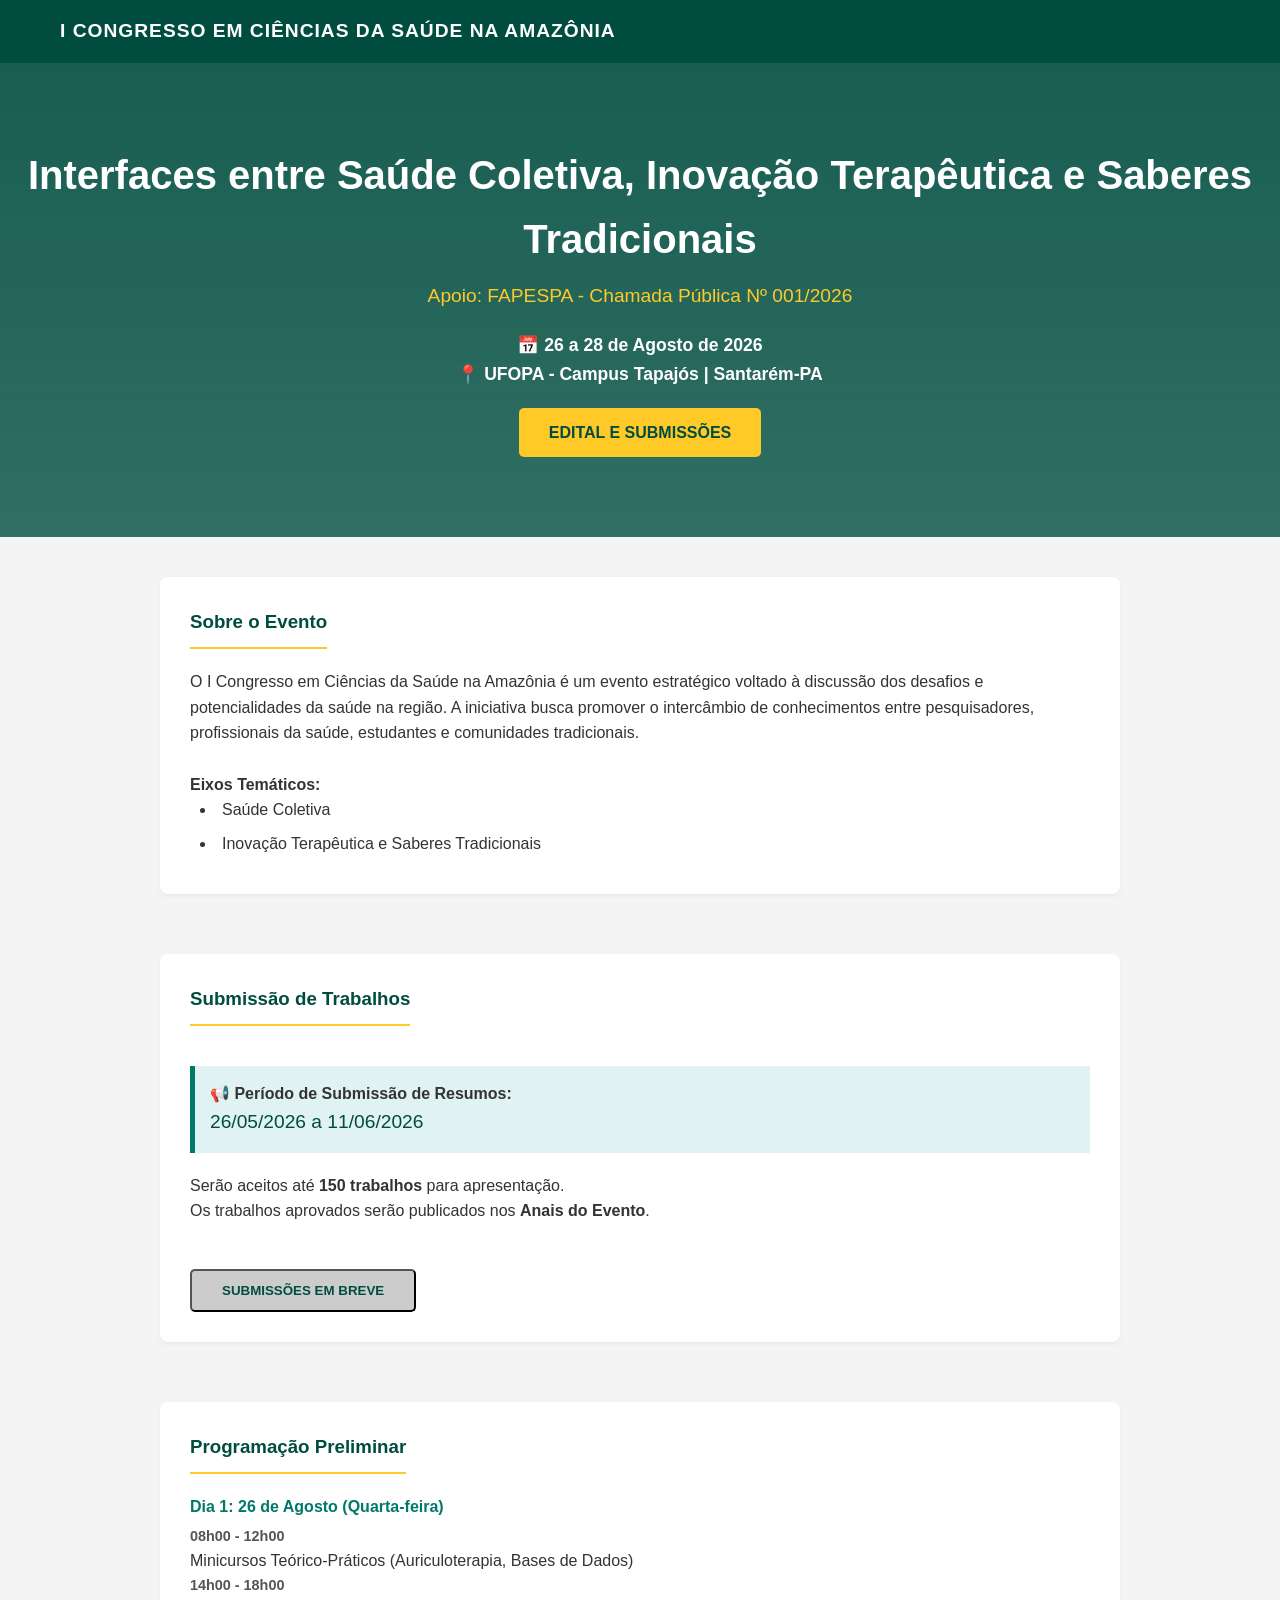
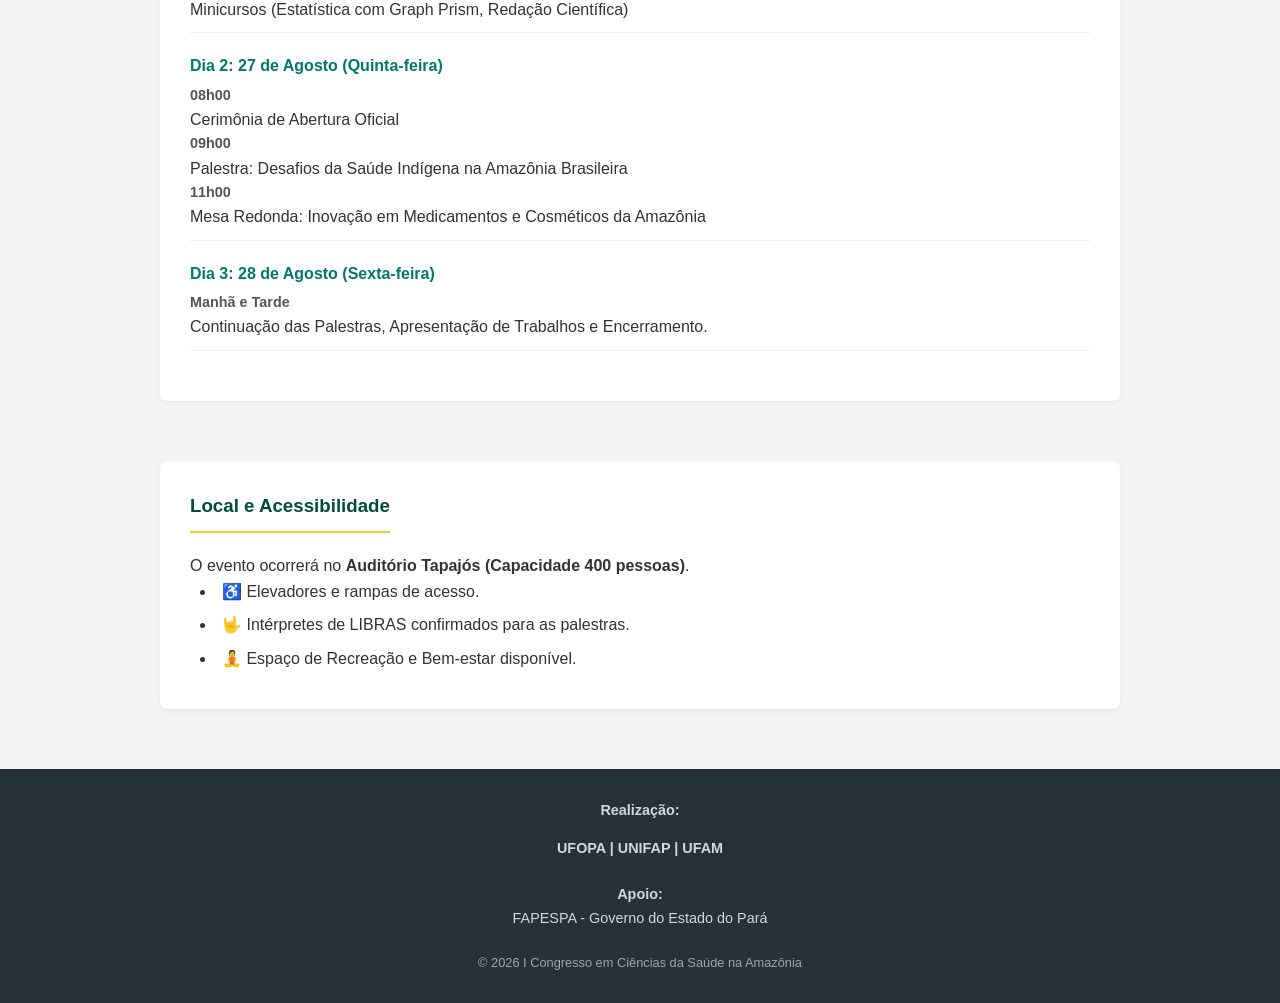
<file: Index.html>
<!DOCTYPE html>
<html lang="pt-BR">
<head>
    <meta charset="UTF-8">
    <meta name="viewport" content="width=device-width, initial-scale=1.0">
    <title>I Congresso em Ciências da Saúde na Amazônia - UFOPA</title>
    <style>
        /* Estilos Gerais (Reset e Tipografia) */
        :root {
            --primary: #004d40; /* Verde Amazônia */
            --secondary: #00796b; /* Verde Claro */
            --accent: #ffca28; /* Amarelo Ouro */
            --text: #333;
            --light: #f4f4f4;
            --white: #ffffff;
        }
        * { box-sizing: border-box; margin: 0; padding: 0; }
        body { font-family: 'Segoe UI', Tahoma, Geneva, Verdana, sans-serif; line-height: 1.6; color: var(--text); background-color: var(--light); }
        
        /* Cabeçalho */
        header { background-color: var(--primary); color: var(--white); padding: 1rem 0; text-align: center; }
        .nav-container { max-width: 1200px; margin: 0 auto; padding: 0 20px; display: flex; justify-content: space-between; align-items: center; flex-wrap: wrap; }
        .logo-text { font-size: 1.2rem; font-weight: bold; text-transform: uppercase; letter-spacing: 1px; }
        
        /* Hero Section (Destaque) */
        .hero {
            background: linear-gradient(rgba(0, 77, 64, 0.9), rgba(0, 77, 64, 0.8)), url('https://source.unsplash.com/1600x900/?amazon,river,nature') no-repeat center center/cover;
            color: var(--white);
            padding: 80px 20px;
            text-align: center;
        }
        .hero h1 { font-size: 2.5rem; margin-bottom: 10px; }
        .hero h2 { font-size: 1.2rem; font-weight: 300; margin-bottom: 20px; color: var(--accent); }
        .hero .date-location { font-size: 1.1rem; margin-top: 20px; font-weight: bold; }
        .btn {
            display: inline-block;
            background-color: var(--accent);
            color: var(--primary);
            padding: 12px 30px;
            margin-top: 20px;
            text-decoration: none;
            font-weight: bold;
            border-radius: 5px;
            text-transform: uppercase;
            transition: 0.3s;
        }
        .btn:hover { background-color: #ffb300; }

        /* Seções de Conteúdo */
        .container { max-width: 1000px; margin: 40px auto; padding: 0 20px; }
        section { margin-bottom: 60px; background: var(--white); padding: 30px; border-radius: 8px; box-shadow: 0 2px 5px rgba(0,0,0,0.05); }
        h3 { color: var(--primary); border-bottom: 2px solid var(--accent); padding-bottom: 10px; margin-bottom: 20px; display: inline-block; }
        
        /* Listas e Tabelas */
        ul { list-style-position: inside; margin-left: 10px; }
        li { margin-bottom: 8px; }
        .highlight-box { background-color: #e0f2f1; border-left: 5px solid var(--secondary); padding: 15px; margin: 20px 0; }
        
        /* Cronograma Simples */
        .schedule-day { margin-bottom: 20px; border-bottom: 1px solid #eee; padding-bottom: 10px; }
        .schedule-day h4 { color: var(--secondary); margin-bottom: 5px; }
        .schedule-time { font-weight: bold; color: #555; font-size: 0.9rem; }

        /* Rodapé */
        footer { background-color: #263238; color: #cfd8dc; text-align: center; padding: 30px 20px; font-size: 0.9rem; }
        .footer-logos { margin-top: 15px; font-weight: bold; }

        /* Responsivo */
        @media (max-width: 768px) {
            .hero h1 { font-size: 1.8rem; }
            .nav-container { flex-direction: column; }
        }
    </style>
</head>
<body>

    <header>
        <div class="nav-container">
            <div class="logo-text">I Congresso em Ciências da Saúde na Amazônia</div>
        </div>
    </header>

    <div class="hero">
        <h1>Interfaces entre Saúde Coletiva, Inovação Terapêutica e Saberes Tradicionais</h1>
        <h2>Apoio: FAPESPA - Chamada Pública Nº 001/2026</h2>
        
        <div class="date-location">
            <p>📅 26 a 28 de Agosto de 2026</p>
            <p>📍 UFOPA - Campus Tapajós | Santarém-PA</p>
        </div>
        
        <a href="#submissao" class="btn">Edital e Submissões</a>
    </div>

    <div class="container">
        <section id="sobre">
            <h3>Sobre o Evento</h3>
            <p>O I Congresso em Ciências da Saúde na Amazônia é um evento estratégico voltado à discussão dos desafios e potencialidades da saúde na região. A iniciativa busca promover o intercâmbio de conhecimentos entre pesquisadores, profissionais da saúde, estudantes e comunidades tradicionais.</p>
            <br>
            <p><strong>Eixos Temáticos:</strong></p>
            <ul>
                <li>Saúde Coletiva</li>
                <li>Inovação Terapêutica e Saberes Tradicionais</li>
            </ul>
        </section>

        <section id="submissao">
            <h3>Submissão de Trabalhos</h3>
            <div class="highlight-box">
                <p><strong>📢 Período de Submissão de Resumos:</strong></p>
                <p style="font-size: 1.2rem; color: var(--primary);">26/05/2026 a 11/06/2026</p>
            </div>
            <p>Serão aceitos até <strong>150 trabalhos</strong> para apresentação.</p>
            <p>Os trabalhos aprovados serão publicados nos <strong>Anais do Evento</strong>.</p>
            <br>
            <button class="btn" style="background-color: #ccc; cursor: not-allowed;">Submissões em Breve</button>
        </section>

        <section id="programacao">
            <h3>Programação Preliminar</h3>
            
            <div class="schedule-day">
                <h4>Dia 1: 26 de Agosto (Quarta-feira)</h4>
                <p class="schedule-time">08h00 - 12h00</p>
                <p>Minicursos Teórico-Práticos (Auriculoterapia, Bases de Dados)</p>
                <p class="schedule-time">14h00 - 18h00</p>
                <p>Minicursos (Estatística com Graph Prism, Redação Científica)</p>
            </div>

            <div class="schedule-day">
                <h4>Dia 2: 27 de Agosto (Quinta-feira)</h4>
                <p class="schedule-time">08h00</p>
                <p>Cerimônia de Abertura Oficial</p>
                <p class="schedule-time">09h00</p>
                <p>Palestra: Desafios da Saúde Indígena na Amazônia Brasileira</p>
                <p class="schedule-time">11h00</p>
                <p>Mesa Redonda: Inovação em Medicamentos e Cosméticos da Amazônia</p>
            </div>

            <div class="schedule-day">
                <h4>Dia 3: 28 de Agosto (Sexta-feira)</h4>
                <p class="schedule-time">Manhã e Tarde</p>
                <p>Continuação das Palestras, Apresentação de Trabalhos e Encerramento.</p>
            </div>
        </section>

        <section id="local">
            <h3>Local e Acessibilidade</h3>
            <p>O evento ocorrerá no <strong>Auditório Tapajós (Capacidade 400 pessoas)</strong>.</p>
            <ul>
                <li>♿ Elevadores e rampas de acesso.</li>
                <li>🤟 Intérpretes de LIBRAS confirmados para as palestras.</li>
                <li>🧘 Espaço de Recreação e Bem-estar disponível.</li>
            </ul>
        </section>
    </div>

    <footer>
        <p><strong>Realização:</strong></p>
        <p class="footer-logos">UFOPA | UNIFAP | UFAM</p>
        <br>
        <p><strong>Apoio:</strong></p>
        <p>FAPESPA - Governo do Estado do Pará</p>
        <br>
        <p style="font-size: 0.8rem; opacity: 0.7;">&copy; 2026 I Congresso em Ciências da Saúde na Amazônia</p>
    </footer>

</body>
</html>
</file>
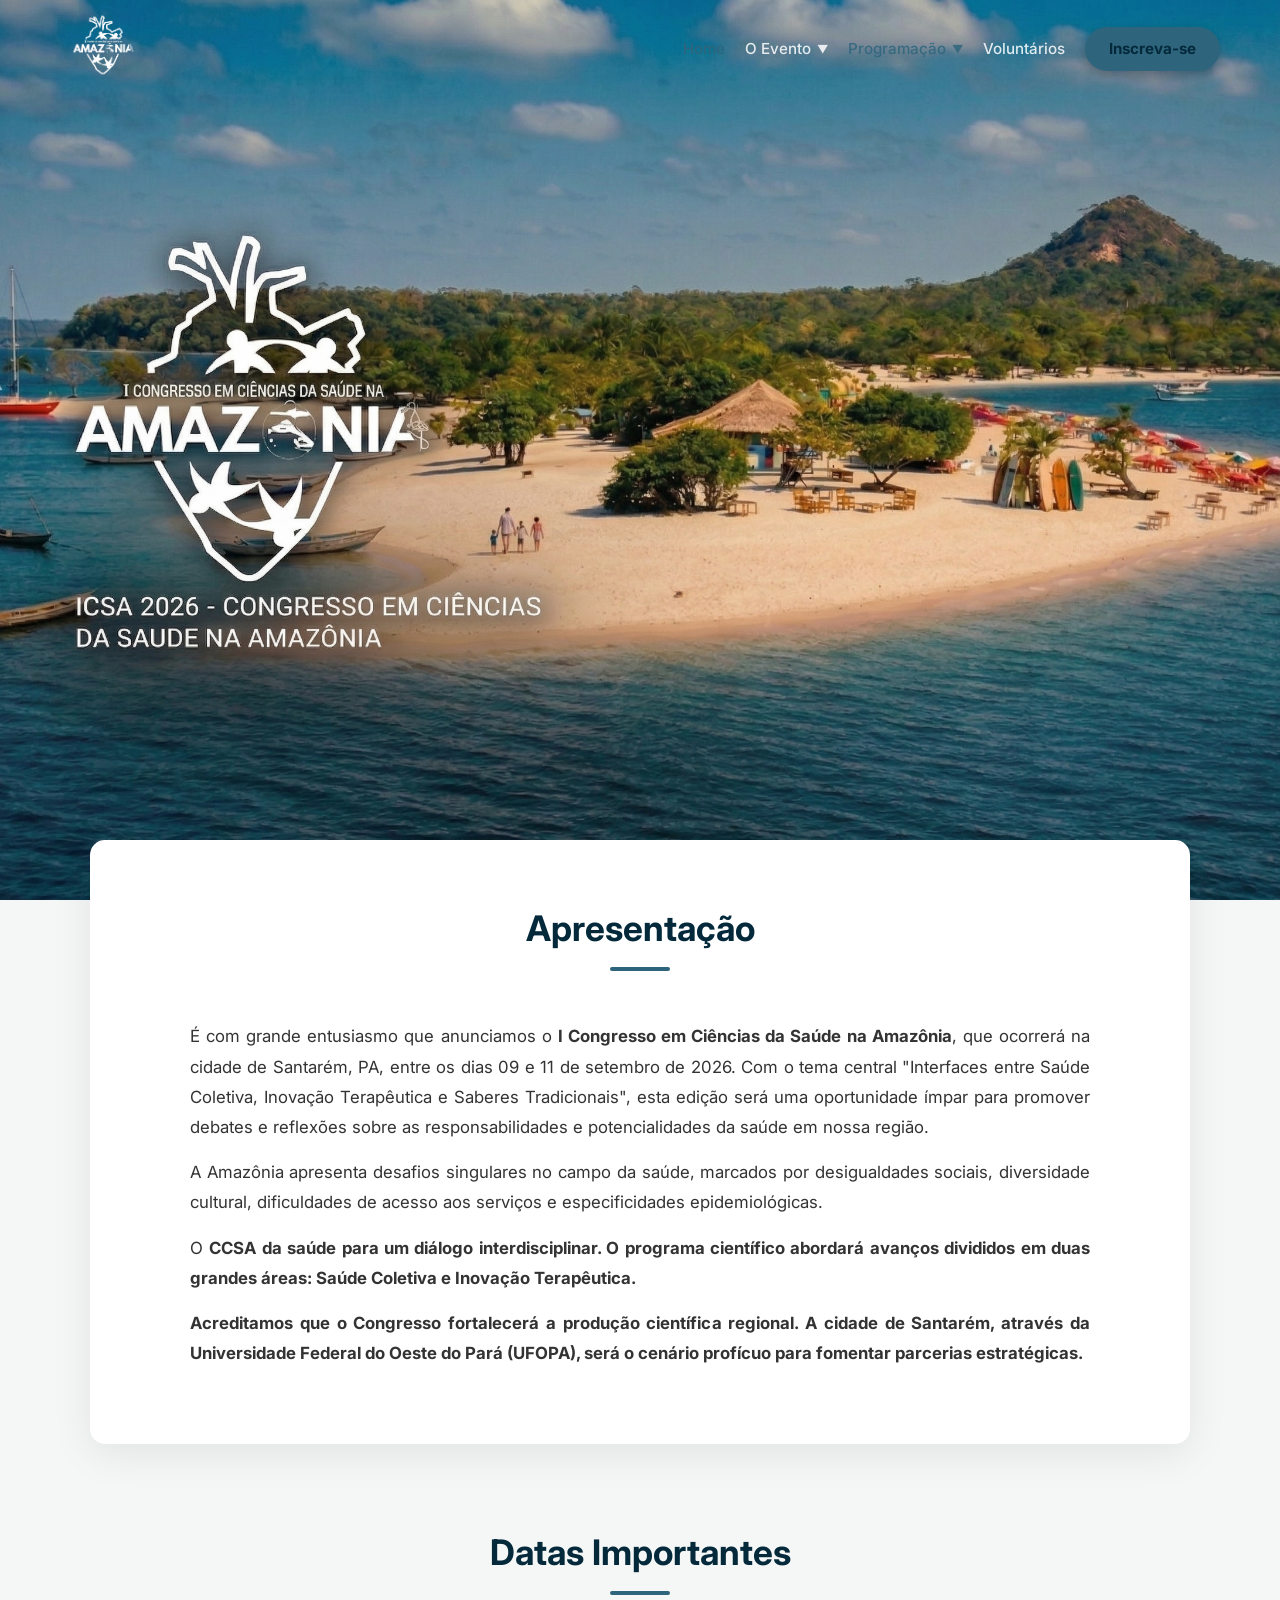
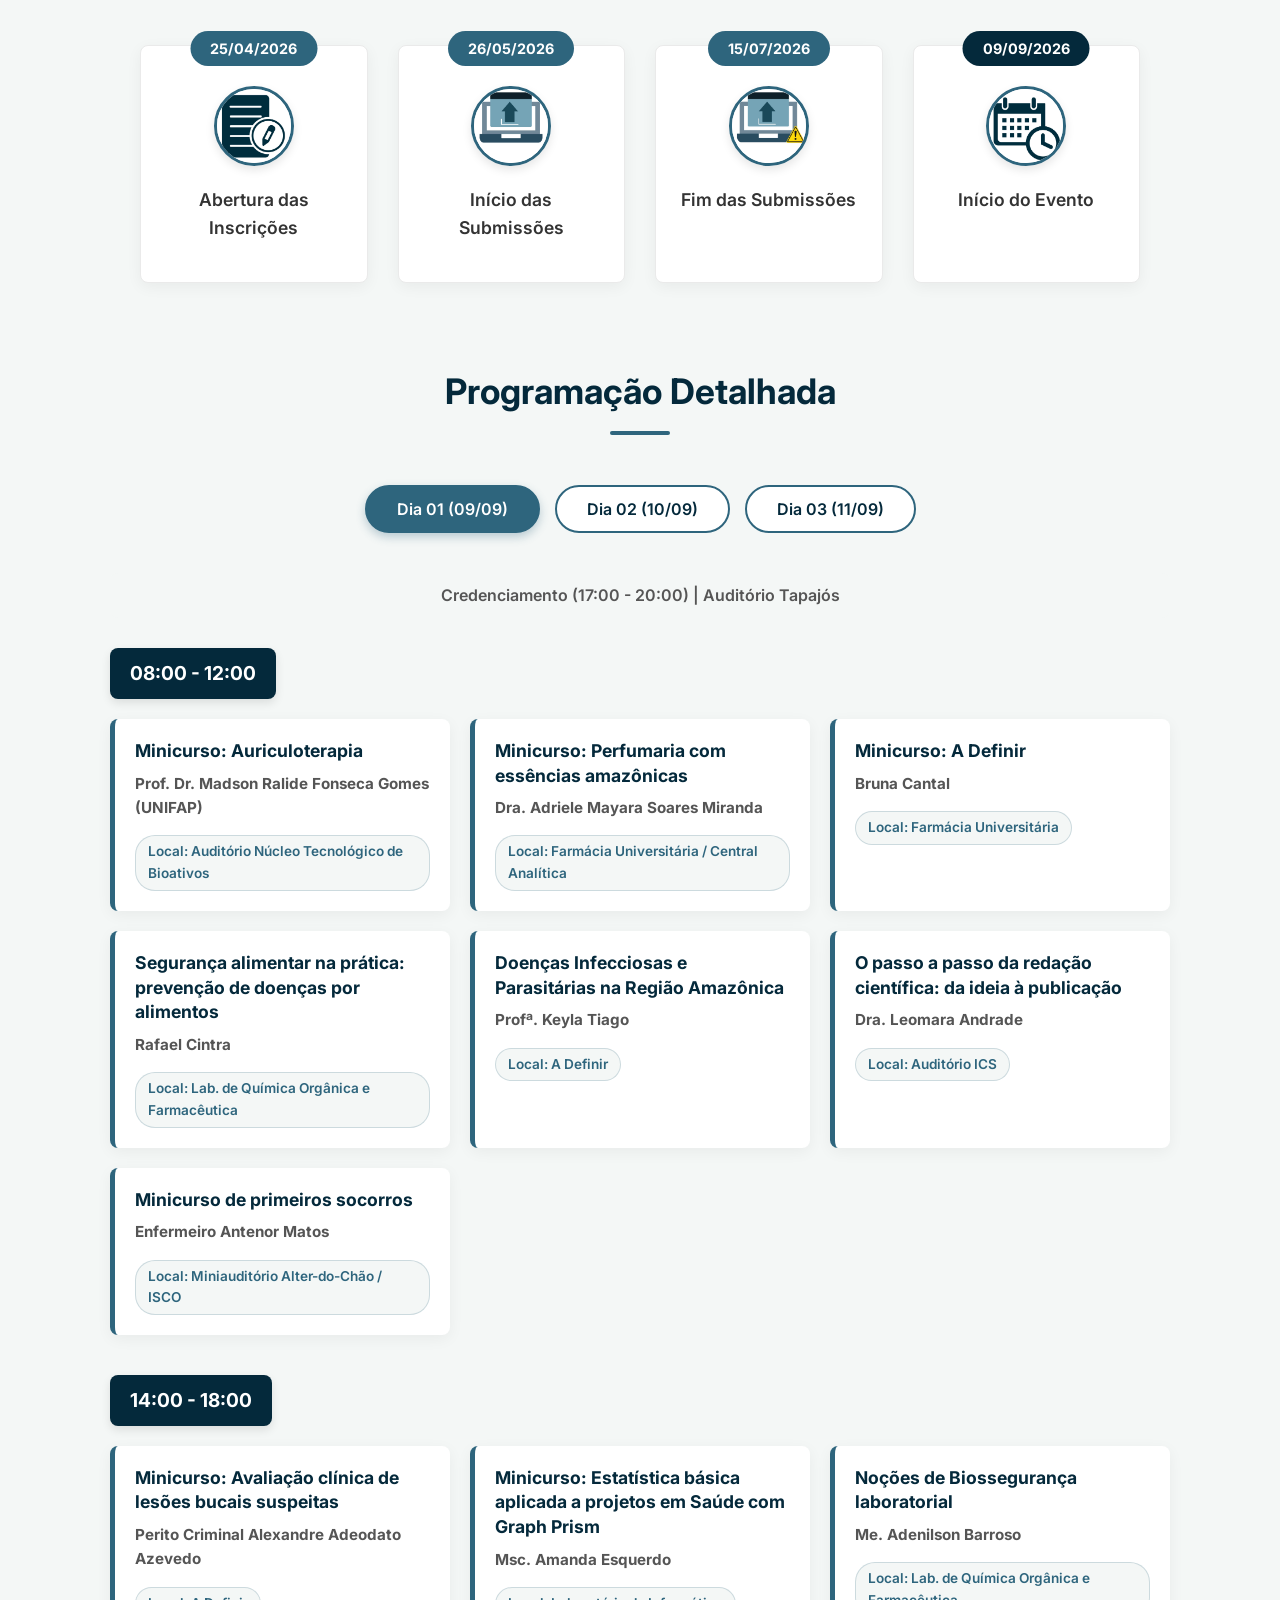
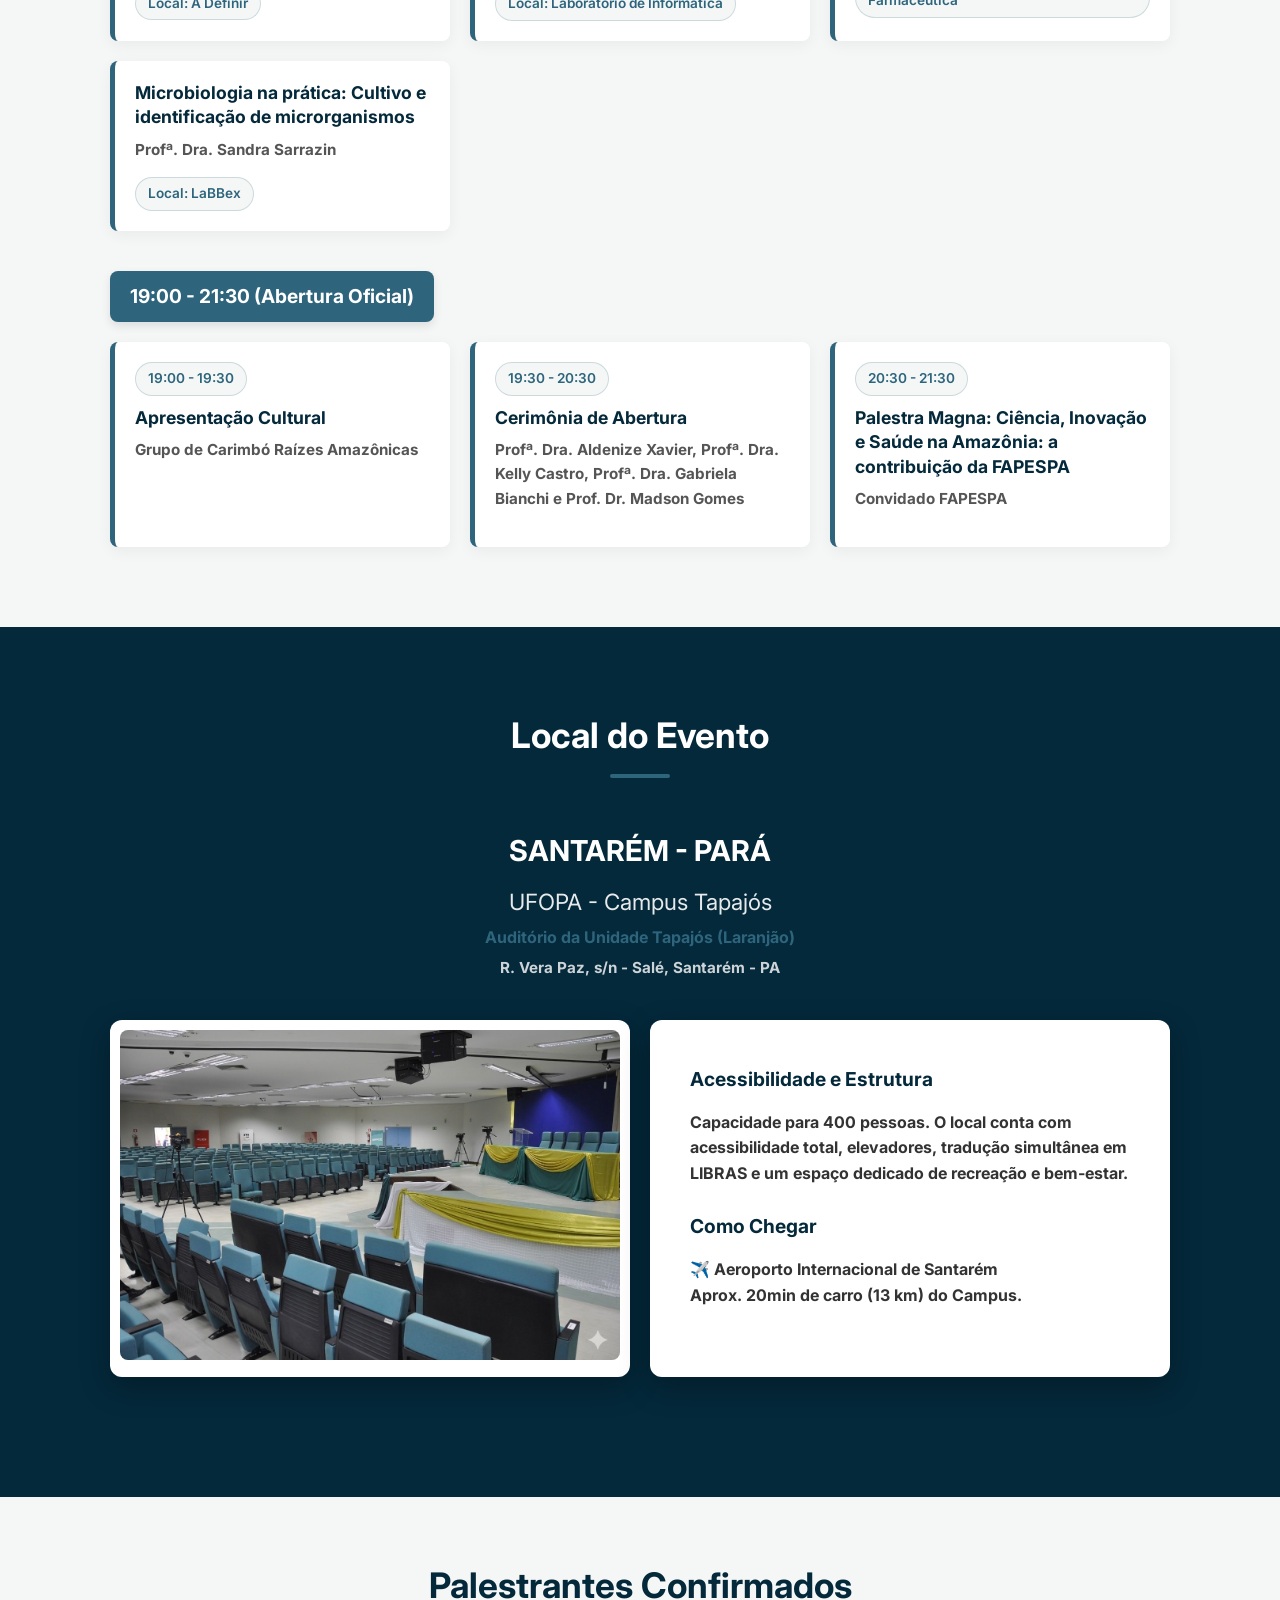
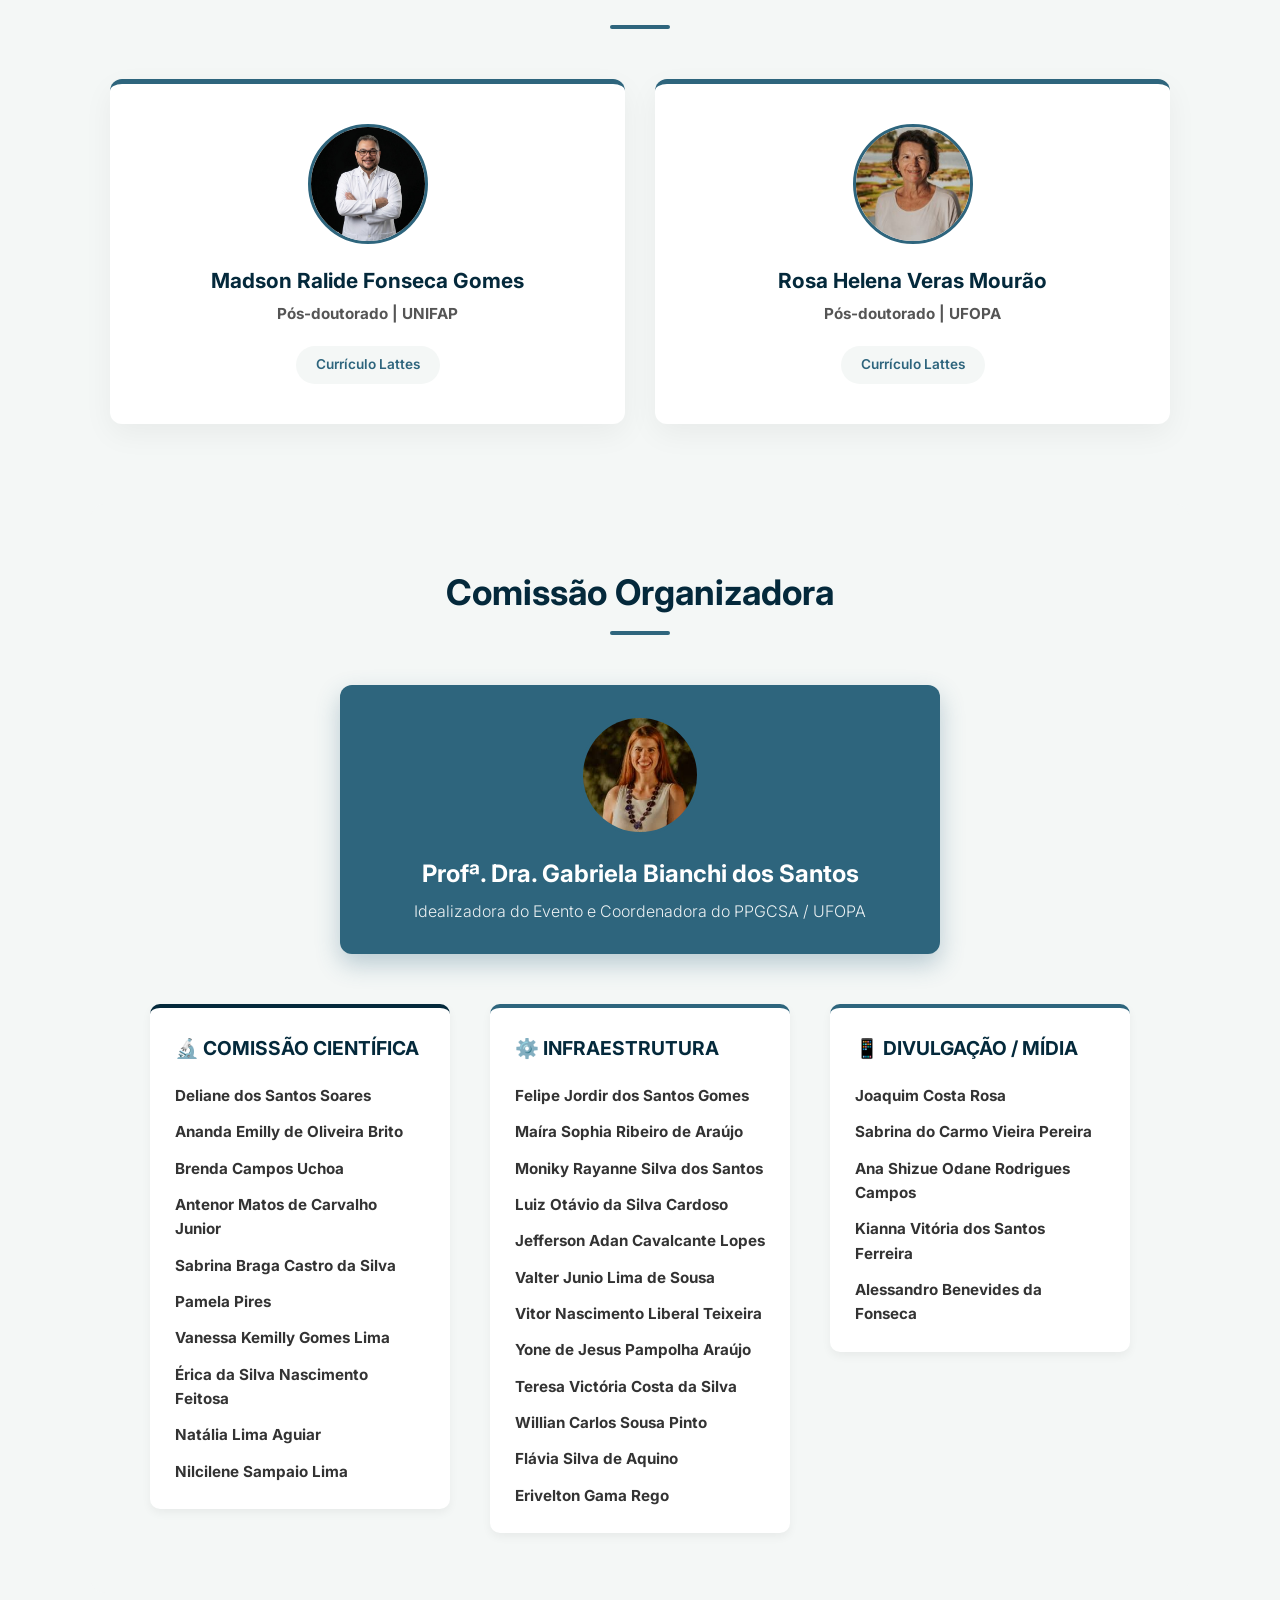
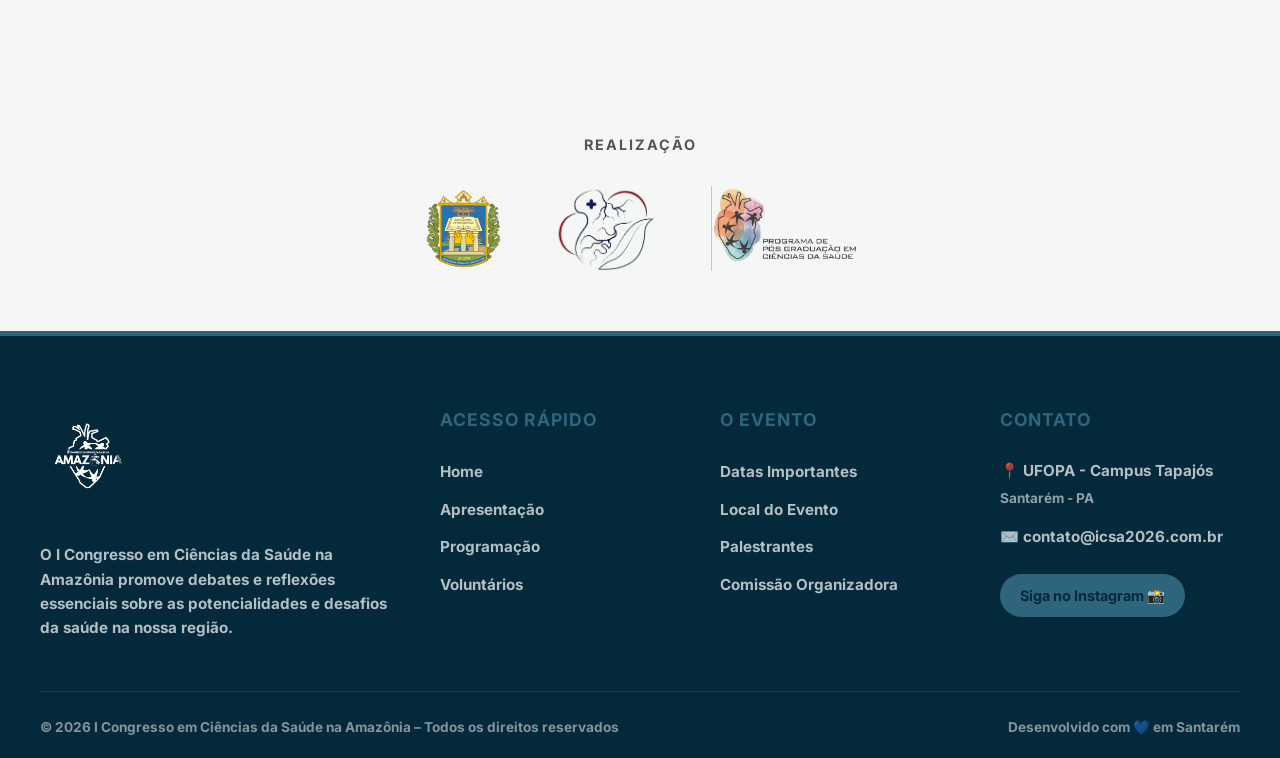
<file: index.html>
<!DOCTYPE html>
<html lang="pt-BR">
<head>
    <meta charset="UTF-8">
    <meta name="viewport" content="width=device-width, initial-scale=1.0">
    <title>I Congresso em Ciências da Saúde na Amazônia</title>
    <link href="https://fonts.googleapis.com/css2?family=Inter:wght@300;400;500;600;700&display=swap" rel="stylesheet">
    <link rel="stylesheet" href="css/style.css">
</head>
<body>

    <header>
        <div class="nav-container">
            <a href="index.html"><img src="img/logo.jpeg" alt="Logo ICSA 2026" class="logo-img"></a>

            <div class="menu-toggle" id="mobile-menu">
                <span></span>
                <span></span>
                <span></span>
            </div>
            
            <nav class="nav-links">
                <a href="#home" class="active">Home</a>
                
                <div class="dropdown">
                    <button class="dropbtn">O Evento <span style="font-size: 0.7rem;">▼</span></button>
                    <div class="dropdown-content">
                        <a href="#apresentacao">Apresentação</a>
                        <a href="#datas">Datas Importantes</a>
                        <a href="#local">Local do Evento</a>
                    </div>
                </div>

                <div class="dropdown">
                    <button class="dropbtn" style="color: var(--accent-color);">Programação <span style="font-size: 0.7rem;">▼</span></button>
                    <div class="dropdown-content">
                        <a href="#programacao" style="color: var(--primary-color) !important; font-weight: bold;">Grade de Horários</a>
                        <a href="#palestrantes">Palestrantes</a>
                    </div>
                </div>

                <a href="voluntarios.html">Voluntários</a>
                <a href="#submissao" class="btn-subscribe">Inscreva-se</a>
            </nav>
        </div>
    </header>

    <section id="home" class="hero hero-home">
        <div class="hero-carousel">
            <img src="img/slide1.jpeg" class="slide active" alt="Slide Boto">
        </div>
    </section>

    <section id="apresentacao" class="section-container apresentacao-section scroll-section">
        <h2 class="section-title">Apresentação</h2>
        <div class="apresentacao-text">
            <p>É com grande entusiasmo que anunciamos o <strong>I Congresso em Ciências da Saúde na Amazônia</strong>, que ocorrerá na cidade de Santarém, PA, entre os dias 09 e 11 de setembro de 2026. Com o tema central "Interfaces entre Saúde Coletiva, Inovação Terapêutica e Saberes Tradicionais", esta edição será uma oportunidade ímpar para promover debates e reflexões sobre as responsabilidades e potencialidades da saúde em nossa região.</p>
            <p>A Amazônia apresenta desafios singulares no campo da saúde, marcados por desigualdades sociais, diversidade cultural, dificuldades de acesso aos serviços e especificidades epidemiológicas.</p>
            <p>O <strong>CCSA da saúde para um diálogo interdisciplinar. O programa científico abordará avanços divididos em duas grandes áreas: Saúde Coletiva e Inovação Terapêutica.</p>
            <p>Acreditamos que o Congresso fortalecerá a produção científica regional. A cidade de Santarém, através da Universidade Federal do Oeste do Pará (UFOPA), será o cenário profícuo para fomentar parcerias estratégicas.</p>
        </div>
    </section>

<section id="datas" class="section-container scroll-section">
        <h2 class="section-title">Datas Importantes</h2>
        <div class="datas-grid">
            
            <div class="data-card">
                <div class="data-badge bg-secondary">25/04/2026</div>
                <img src="img/inscricoes.jpg" alt="Abertura das Inscrições" class="data-photo-icon">
                <h3>Abertura das Inscrições</h3>
            </div>

            <div class="data-card">
                <div class="data-badge bg-secondary">26/05/2026</div>
                <img src="img/submissoes_inicio.jpg" alt="Início das Submissões" class="data-photo-icon">
                <h3>Início das Submissões</h3>
            </div>

            <div class="data-card">
                <div class="data-badge bg-secondary">15/07/2026</div>
                <img src="img/prazo_final.jpg" alt="Fim das Submissões" class="data-photo-icon">
                <h3>Fim das Submissões</h3>
            </div>

            <div class="data-card">
                <div class="data-badge bg-primary">09/09/2026</div>
                <img src="img/evento_inicio.jpg" alt="Início do Evento" class="data-photo-icon">
                <h3>Início do Evento</h3>
            </div>
        </div>
    </section>

<section id="programacao" class="section-container scroll-section">
        <h2 class="section-title">Programação Detalhada</h2>
        
        <div class="tabs-container">
            <button class="tab-btn active" onclick="abrirDia('dia1', this)">Dia 01 (09/09)</button>
            <button class="tab-btn" onclick="abrirDia('dia2', this)">Dia 02 (10/09)</button>
            <button class="tab-btn" onclick="abrirDia('dia3', this)">Dia 03 (11/09)</button>
        </div>

        <div id="dia1" class="tab-content active">
            <p class="tab-aviso">Credenciamento (17:00 - 20:00) | Auditório Tapajós</p>

            <div class="time-block">
                <div class="time-header">08:00 - 12:00</div>
                <div class="activities-grid">
                    <div class="activity-card">
                        <h4 class="activity-title">Minicurso: Auriculoterapia</h4>
                        <p class="activity-speaker">Prof. Dr. Madson Ralide Fonseca Gomes (UNIFAP)</p>
                        <span class="activity-location">Local: Auditório Núcleo Tecnológico de Bioativos</span>
                    </div>
                    <div class="activity-card">
                        <h4 class="activity-title">Minicurso: Perfumaria com essências amazônicas</h4>
                        <p class="activity-speaker">Dra. Adriele Mayara Soares Miranda</p>
                        <span class="activity-location">Local: Farmácia Universitária / Central Analítica</span>
                    </div>
                    <div class="activity-card">
                        <h4 class="activity-title">Minicurso: A Definir</h4>
                        <p class="activity-speaker">Bruna Cantal</p>
                        <span class="activity-location">Local: Farmácia Universitária</span>
                    </div>
                    <div class="activity-card">
                        <h4 class="activity-title">Segurança alimentar na prática: prevenção de doenças por alimentos</h4>
                        <p class="activity-speaker">Rafael Cintra</p>
                        <span class="activity-location">Local: Lab. de Química Orgânica e Farmacêutica</span>
                    </div>
                    <div class="activity-card">
                        <h4 class="activity-title">Doenças Infecciosas e Parasitárias na Região Amazônica</h4>
                        <p class="activity-speaker">Profª. Keyla Tiago</p>
                        <span class="activity-location">Local: A Definir</span>
                    </div>
                    <div class="activity-card">
                        <h4 class="activity-title">O passo a passo da redação científica: da ideia à publicação</h4>
                        <p class="activity-speaker">Dra. Leomara Andrade</p>
                        <span class="activity-location">Local: Auditório ICS</span>
                    </div>
                    <div class="activity-card">
                        <h4 class="activity-title">Minicurso de primeiros socorros</h4>
                        <p class="activity-speaker">Enfermeiro Antenor Matos</p>
                        <span class="activity-location">Local: Miniauditório Alter-do-Chão / ISCO</span>
                    </div>
                </div>
            </div>

            <div class="time-block">
                <div class="time-header">14:00 - 18:00</div>
                <div class="activities-grid">
                    <div class="activity-card">
                        <h4 class="activity-title">Minicurso: Avaliação clínica de lesões bucais suspeitas</h4>
                        <p class="activity-speaker">Perito Criminal Alexandre Adeodato Azevedo</p>
                        <span class="activity-location">Local: A Definir</span>
                    </div>
                    <div class="activity-card">
                        <h4 class="activity-title">Minicurso: Estatística básica aplicada a projetos em Saúde com Graph Prism</h4>
                        <p class="activity-speaker">Msc. Amanda Esquerdo</p>
                        <span class="activity-location">Local: Laboratório de Informática</span>
                    </div>
                    <div class="activity-card">
                        <h4 class="activity-title">Noções de Biossegurança laboratorial</h4>
                        <p class="activity-speaker">Me. Adenilson Barroso</p>
                        <span class="activity-location">Local: Lab. de Química Orgânica e Farmacêutica</span>
                    </div>
                    <div class="activity-card">
                        <h4 class="activity-title">Microbiologia na prática: Cultivo e identificação de microrganismos</h4>
                        <p class="activity-speaker">Profª. Dra. Sandra Sarrazin</p>
                        <span class="activity-location">Local: LaBBex</span>
                    </div>
                </div>
            </div>

            <div class="time-block">
                <div class="time-header" style="background-color: var(--accent-color);">19:00 - 21:30 (Abertura Oficial)</div>
                <div class="activities-grid">
                    <div class="activity-card">
                        <span class="activity-location" style="margin-bottom: 10px;">19:00 - 19:30</span>
                        <h4 class="activity-title">Apresentação Cultural</h4>
                        <p class="activity-speaker">Grupo de Carimbó Raízes Amazônicas</p>
                    </div>
                    <div class="activity-card">
                        <span class="activity-location" style="margin-bottom: 10px;">19:30 - 20:30</span>
                        <h4 class="activity-title">Cerimônia de Abertura</h4>
                        <p class="activity-speaker">Profª. Dra. Aldenize Xavier, Profª. Dra. Kelly Castro, Profª. Dra. Gabriela Bianchi e Prof. Dr. Madson Gomes</p>
                    </div>
                    <div class="activity-card">
                        <span class="activity-location" style="margin-bottom: 10px;">20:30 - 21:30</span>
                        <h4 class="activity-title">Palestra Magna: Ciência, Inovação e Saúde na Amazônia: a contribuição da FAPESPA</h4>
                        <p class="activity-speaker">Convidado FAPESPA</p>
                    </div>
                </div>
            </div>
        </div>

        <div id="dia2" class="tab-content">
            <p class="tab-aviso">*Todas as atividades deste dia ocorrerão no <strong>Auditório Tapajós</strong>, salvo indicação em contrário.</p>
            
            <div class="time-block">
                <div class="time-header">Manhã</div>
                <div class="activities-grid grid-1-col">
                    <div class="activity-card">
                        <span class="activity-location" style="margin-bottom: 10px;">08:00 - 09:30</span>
                        <h4 class="activity-title">Mesa Redonda / Palestra: Inovação em medicamentos e cosméticos da Amazônia</h4>
                        <p class="activity-speaker">Palestrantes: Pós-Doc Luciana, Profª. Dra. Kariane Nunes e Profª. Dra. Luana Rodrigues</p>
                    </div>
                    <div class="activity-card">
                        <span class="activity-location" style="margin-bottom: 10px;">09:30 - 10:15</span>
                        <h4 class="activity-title">Palestra: A Definir</h4>
                        <p class="activity-speaker">Palestrante: A Definir</p>
                    </div>
                    <div class="activity-card">
                        <span class="activity-location" style="margin-bottom: 10px;">10:30 - 12:00</span>
                        <h4 class="activity-title">Apresentação de Trabalhos</h4>
                        <p class="activity-speaker">Local: Auditório Tapajós e Espaço do Restaurante Universitário</p>
                    </div>
                    <div class="activity-card card-destaque">
                        <h4 class="activity-title">12:00 - 14:00 | ALMOÇO</h4>
                    </div>
                </div>
            </div>

            <div class="time-block">
                <div class="time-header">Tarde / Noite</div>
                <div class="activities-grid grid-1-col">
                    <div class="activity-card">
                        <span class="activity-location" style="margin-bottom: 10px;">14:00 - 15:30</span>
                        <h4 class="activity-title">Mesa Redonda: A Definir</h4>
                        <p class="activity-speaker">Palestrantes: Profª. Dra. Marina Meschede, Profª. Dra. Juliana Gagno, Prof. Dr. Hernane Guimarães (Mediação: Annelyse Rosenthal)</p>
                    </div>
                    <div class="activity-card">
                        <span class="activity-location" style="margin-bottom: 10px;">15:30 - 16:15</span>
                        <h4 class="activity-title">Palestra: Nanotecnologias aplicadas ao desenvolvimento de fármacos com bioativos de plantas amazônicas</h4>
                        <p class="activity-speaker">Palestrante: Prof. Dr. Emerson Silva Lima (UFAM)</p>
                    </div>
                    <div class="activity-card card-destaque">
                        <h4 class="activity-title">16:15 - 16:30 | INTERVALO</h4>
                    </div>
                    <div class="activity-card">
                        <span class="activity-location" style="margin-bottom: 10px;">16:30 - 18:00</span>
                        <h4 class="activity-title">Mesa Redonda: Saberes tradicionais em saúde: vivências</h4>
                        <p class="activity-speaker">Convidados Especiais: Parteira, erveira, benzedeira e puxadeira (Mediação: Rui Harayama)</p>
                    </div>
                    <div class="activity-card">
                        <span class="activity-location" style="margin-bottom: 10px;">18:00 - 18:45</span>
                        <h4 class="activity-title">Palestra: Práticas Integrativas e Complementares em Saúde no SUS</h4>
                        <p class="activity-speaker">Palestrante: Prof. Dr. Madson Ralide Fonseca (UNIFAP)</p>
                    </div>
                    <div class="activity-card card-destaque">
                        <h4 class="activity-title">18:45 - 19:15 | COFFEE-BREAK</h4>
                    </div>
                </div>
            </div>
        </div>

        <div id="dia3" class="tab-content">
            <p class="tab-aviso">*Todas as atividades deste dia ocorrerão no <strong>Auditório Tapajós</strong>.</p>
            
            <div class="time-block">
                <div class="time-header">Manhã</div>
                <div class="activities-grid grid-1-col">
                    <div class="activity-card">
                        <span class="activity-location" style="margin-bottom: 10px;">08:00 - 09:30</span>
                        <h4 class="activity-title">Mesa Redonda: Biodiversidade amazônica como fonte de desenvolvimento de novos medicamentos</h4>
                        <p class="activity-speaker">Palestrantes: Profª. Dra. Rosa Mourão, Prof. Dr. Cleydson Breno e Profª. Dra. Patrícia Danielle</p>
                    </div>
                    <div class="activity-card">
                        <span class="activity-location" style="margin-bottom: 10px;">09:30 - 10:15</span>
                        <h4 class="activity-title">Palestra: Descoberta Racional de Fármacos Anticâncer</h4>
                        <p class="activity-speaker">Palestrante: Prof. Dr. Emerson Silva Lima</p>
                    </div>
                    <div class="activity-card card-destaque">
                        <h4 class="activity-title">10:15 - 10:30 | INTERVALO / COFFEE-BREAK</h4>
                    </div>
                    <div class="activity-card">
                        <span class="activity-location" style="margin-bottom: 10px;">10:30 - 12:00</span>
                        <h4 class="activity-title">Riscos da Contaminação por Mercúrio na Região Norte: impactos ambientais, sociais e na saúde</h4>
                        <p class="activity-speaker">Palestrantes: Profª. Dra. Heloisa Meneses e Prof. Dr. Ricardo Bezerra</p>
                    </div>
                    <div class="activity-card card-destaque">
                        <h4 class="activity-title">12:00 - 14:00 | ALMOÇO</h4>
                    </div>
                </div>
            </div>

            <div class="time-block">
                <div class="time-header">Tarde</div>
                <div class="activities-grid grid-1-col">
                    <div class="activity-card">
                        <span class="activity-location" style="margin-bottom: 10px;">14:00 - 15:30</span>
                        <h4 class="activity-title">Mesa Redonda: A Definir</h4>
                        <p class="activity-speaker">Palestrantes: A Definir</p>
                    </div>
                    <div class="activity-card card-destaque">
                        <h4 class="activity-title">15:30 - 15:45 | INTERVALO</h4>
                    </div>
                    <div class="activity-card">
                        <span class="activity-location" style="margin-bottom: 10px;">15:45 - 17:15</span>
                        <h4 class="activity-title">Mesa Redonda: Vozes da Pós-Graduação: ciência, inovação e transformação social</h4>
                        <p class="activity-speaker">Palestrantes: Discentes do PPGCSA (Mediação: Profª. Dra. Gabriela Bianchi)</p>
                    </div>
                    <div class="activity-card">
                        <span class="activity-location" style="margin-bottom: 10px;">17:15 - 18:00</span>
                        <h4 class="activity-title">Premiações do evento e Encerramento</h4>
                        <p class="activity-speaker">Apresentação: Profª. Dra. Gabriela Bianchi</p>
                    </div>
                    <div class="activity-card card-destaque">
                        <h4 class="activity-title">18:00 - 18:30 | COFFEE-BREAK E APRESENTAÇÃO CULTURAL</h4>
                    </div>
                </div>
            </div>
        </div>
    </section>

    <div id="local" class="local-wrapper scroll-section">
        <section class="section-container" style="margin: 0 auto; padding-top: 0;">
            <h2 class="section-title title-light">Local do Evento</h2>
            
            <div class="local-header">
                <h3>Santarém - Pará</h3>
                <h4>UFOPA - Campus Tapajós</h4>
                <p class="highlight-text">Auditório da Unidade Tapajós (Laranjão)</p>
                <p class="sub-text">R. Vera Paz, s/n - Salé, Santarém - PA</p>
            </div>

            <div class="local-grid">
                <div class="local-card local-img">
                    <img src="img/auditorio.jpeg" alt="Auditório Laranjão UFOPA">
                </div>
                
                <div class="local-card local-info">
                    <h4>Acessibilidade e Estrutura</h4>
                    <p>Capacidade para 400 pessoas. O local conta com acessibilidade total, elevadores, tradução simultânea em LIBRAS e um espaço dedicado de recreação e bem-estar.</p>
                    
                    <h4>Como Chegar</h4>
                    <p>✈️ <strong>Aeroporto Internacional de Santarém</strong><br>Aprox. 20min de carro (13 km) do Campus.</p>
                </div>
            </div>
        </section>
    </div>

<section id="palestrantes" class="section-container scroll-section">
        <h2 class="section-title">Palestrantes Confirmados</h2>
        <div class="speakers-grid">
            
            <div class="speaker-card">
                <img src="img/madson.jpg" alt="Foto Prof. Madson" class="speaker-photo">
                <h3 class="speaker-name">Madson Ralide Fonseca Gomes</h3>
                <p class="speaker-title">Pós-doutorado | UNIFAP</p>
                <a href="http://lattes.cnpq.br/0513632107672072" target="_blank" class="lattes-link">Currículo Lattes</a>
            </div>

            <div class="speaker-card">
                <img src="img/rosa.jpg" alt="Foto Profa. Rosa" class="speaker-photo">
                <h3 class="speaker-name">Rosa Helena Veras Mourão</h3>
                <p class="speaker-title">Pós-doutorado | UFOPA</p>
                <a href="http://lattes.cnpq.br/7166770916937434" target="_blank" class="lattes-link">Currículo Lattes</a>
            </div>

        </div>
    </section>

<section id="colaboradores" class="section-container comissao-section scroll-section">
        <h2 class="section-title">Comissão Organizadora</h2>
        
        <div class="comissao-highlight">
            <img src="img/gabriela.jpg" alt="Profª Dra. Gabriela Bianchi" class="speaker-photo" style="margin-bottom: 20px;">
            <h3>Profª. Dra. Gabriela Bianchi dos Santos</h3>
            <p>Idealizadora do Evento e Coordenadora do PPGCSA / UFOPA</p>
        </div>

        <div class="comissao-grid">
            <div class="comissao-card border-primary">
                <h4>🔬 Comissão Científica</h4>
                <div class="comissao-list">
                    <p><strong>Deliane dos Santos Soares</strong></p>
                    <p><strong>Ananda Emilly de Oliveira Brito</strong></p>
                    <p><strong>Brenda Campos Uchoa</strong></p>
                    <p><strong>Antenor Matos de Carvalho Junior</strong></p>
                    <p><strong>Sabrina Braga Castro da Silva</strong></p>
                    <p><strong>Pamela Pires</strong></p>
                    <p><strong>Vanessa Kemilly Gomes Lima</strong></p>
                    <p><strong>Érica da Silva Nascimento Feitosa</strong></p>
                    <p><strong>Natália Lima Aguiar</strong></p>
                    <p><strong>Nilcilene Sampaio Lima</strong></p>
                </div>
            </div>

            <div class="comissao-card border-accent">
                <h4>⚙️ Infraestrutura</h4>
                <div class="comissao-list">
                    <p><strong>Felipe Jordir dos Santos Gomes</strong></p>
                    <p><strong>Maíra Sophia Ribeiro de Araújo</strong></p>
                    <p><strong>Moniky Rayanne Silva dos Santos</strong></p>
                    <p><strong>Luiz Otávio da Silva Cardoso</strong></p>
                    <p><strong>Jefferson Adan Cavalcante Lopes</strong></p>
                    <p><strong>Valter Junio Lima de Sousa</strong></p>
                    <p><strong>Vitor Nascimento Liberal Teixeira</strong></p>
                    <p><strong>Yone de Jesus Pampolha Araújo</strong></p>
                    <p><strong>Teresa Victória Costa da Silva</strong></p>
                    <p><strong>Willian Carlos Sousa Pinto</strong></p>
                    <p><strong>Flávia Silva de Aquino</strong></p>
                    <p><strong>Erivelton Gama Rego</strong></p>
                </div>
            </div>

            <div class="comissao-card border-secondary">
                <h4>📱 Divulgação / Mídia</h4>
                <div class="comissao-list">
                    <p><strong>Joaquim Costa Rosa</strong></p>
                    <p><strong>Sabrina do Carmo Vieira Pereira</strong></p>
                    <p><strong>Ana Shizue Odane Rodrigues Campos</strong></p>
                    <p><strong>Kianna Vitória dos Santos Ferreira</strong></p>
                    <p><strong>Alessandro Benevides da Fonseca</strong></p>
                </div>
            </div>
        </div>
    </section>

    <section class="section-container realizacao-section">
        <div class="logos-block">
            <h4>Realização</h4>
            <div class="logos-grid">
                <img src="img/logo-ufopa.png" alt="UFOPA">
                <img src="img/logo-isco.png" alt="ISCO">
                <img src="img/logo-ppgcsa.png" alt="PPGCSA">
            </div>
        </div>
        
    
        </div>
    </section>

    <footer class="site-footer">
        <div class="footer-container">
            <div class="footer-col">
                <img src="img/logo.jpeg" alt="Logo ICSA 2026" class="footer-logo">
                <p>O I Congresso em Ciências da Saúde na Amazônia promove debates e reflexões essenciais sobre as potencialidades e desafios da saúde na nossa região.</p>
            </div>

            <div class="footer-col">
                <h4>Acesso Rápido</h4>
                <ul>
                    <li><a href="index.html#home">Home</a></li>
                    <li><a href="index.html#apresentacao">Apresentação</a></li>
                    <li><a href="index.html#programacao">Programação</a></li>
                    <li><a href="voluntarios.html">Voluntários</a></li>
                </ul>
            </div>

            <div class="footer-col">
                <h4>O Evento</h4>
                <ul>
                    <li><a href="index.html#datas">Datas Importantes</a></li>
                    <li><a href="index.html#local">Local do Evento</a></li>
                    <li><a href="index.html#palestrantes">Palestrantes</a></li>
                    <li><a href="index.html#colaboradores">Comissão Organizadora</a></li>
                </ul>
            </div>

            <div class="footer-col">
                <h4>Contato</h4>
                <p style="margin-bottom: 5px;">📍 <strong>UFOPA - Campus Tapajós</strong></p>
                <p style="margin-bottom: 15px; font-size: 0.85rem; opacity: 0.8;">Santarém - PA</p>
                <p style="margin-bottom: 15px;">✉️ contato@icsa2026.com.br</p>
                
                <a href="https://www.instagram.com/ccsaamazonia/" class="social-btn">Siga no Instagram 📸</a>
            </div>
        </div>

        <div class="footer-bottom">
            <p>© 2026 I Congresso em Ciências da Saúde na Amazônia – Todos os direitos reservados</p>
            <div class="footer-bottom-links">
                <span>Desenvolvido com 💙 em Santarém</span>
            </div>
        </div>
    </footer>

    <script src="js/script.js"></script>
</body>
</html>
</file>
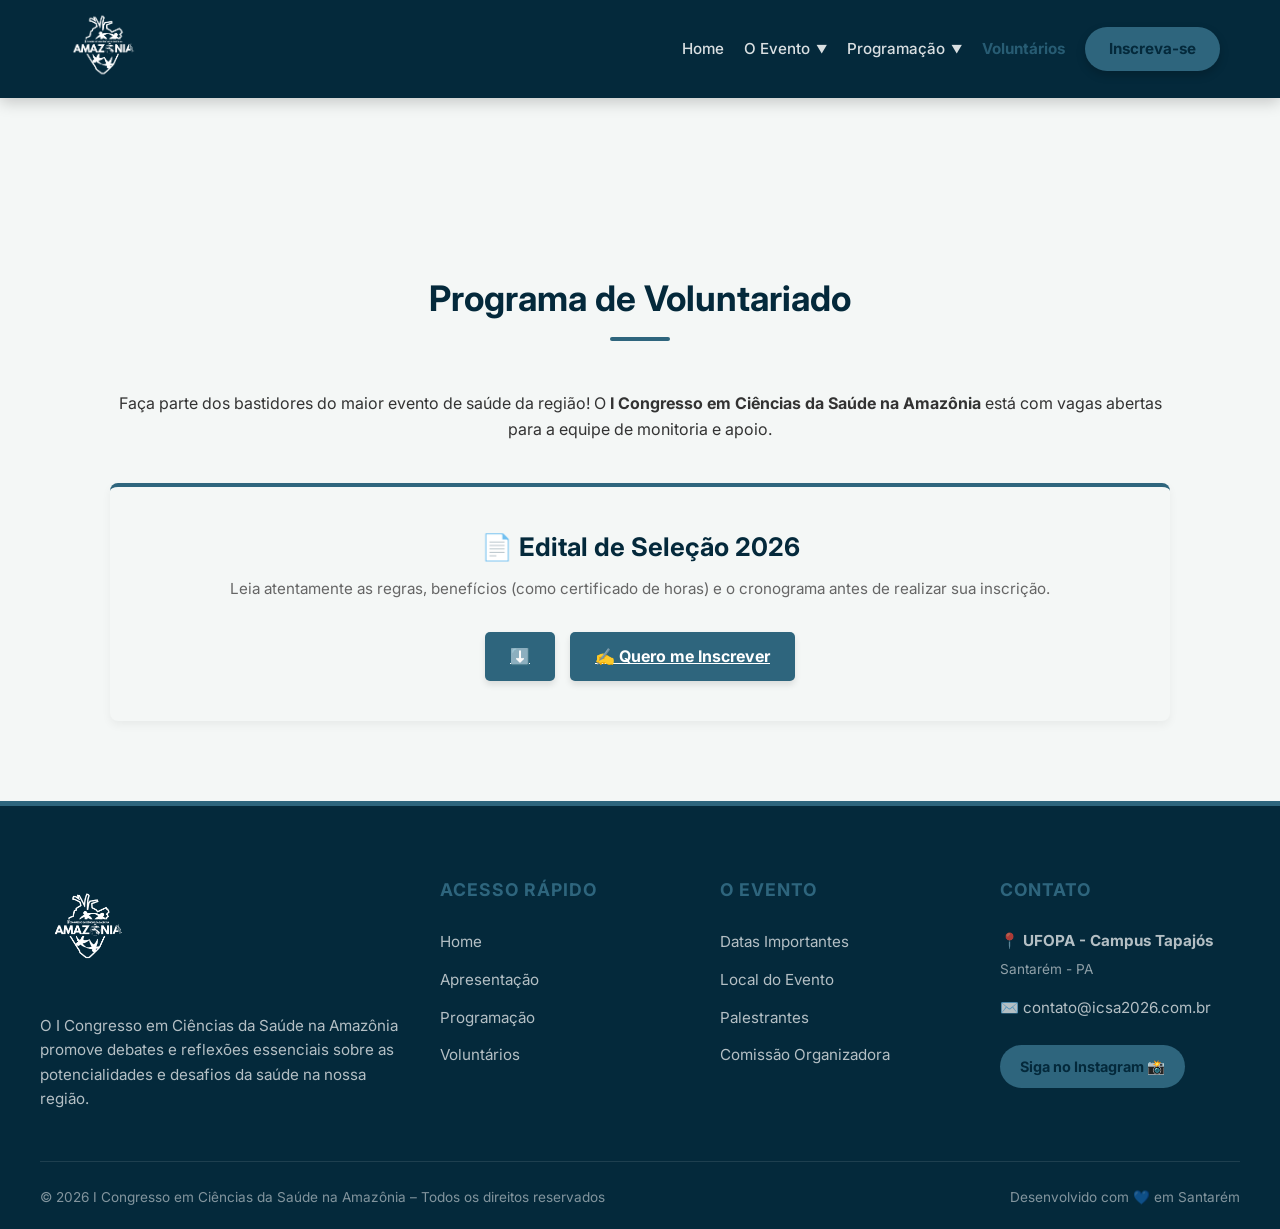
<file: voluntarios.html>
<!DOCTYPE html>
<html lang="pt-BR">
<head>
    <meta charset="UTF-8">
    <meta name="viewport" content="width=device-width, initial-scale=1.0">
    <title>Voluntários - ICSA 2026</title>
    <link href="https://fonts.googleapis.com/css2?family=Inter:wght@300;400;600;700&display=swap" rel="stylesheet">
    <link rel="stylesheet" href="css/style.css">
</head>
<body>

    <header class="header-interno">
        <div class="nav-container">
            <a href="index.html"><img src="img/logo.jpeg" alt="Logo ICSA 2026" class="logo-img"></a>
            
            <div class="menu-toggle" id="mobile-menu">
                <span></span>
                <span></span>
                <span></span>
            </div>

            <nav class="nav-links">
                <a href="index.html">Home</a>
                
                <div class="dropdown">
                    <button class="dropbtn">O Evento <span style="font-size: 0.7rem;">▼</span></button>
                    <div class="dropdown-content">
                        <a href="index.html#apresentacao">Apresentação</a>
                        <a href="index.html#datas">Datas Importantes</a>
                        <a href="index.html#local">Local do Evento</a>
                    </div>
                </div>

                <div class="dropdown">
                    <button class="dropbtn">Programação <span style="font-size: 0.7rem;">▼</span></button>
                    <div class="dropdown-content">
                        <a href="index.html#programacao">Grade de Horários</a>
                        <a href="index.html#palestrantes">Palestrantes</a>
                    </div>
                </div>

                <a href="voluntarios.html" style="color: var(--accent-color); font-weight: bold;">Voluntários</a>
                <a href="index.html#submissao" class="btn-subscribe">Inscreva-se</a>
            </nav>
        </div>
    </header>

    <main class="section-container main-interno">
        <h1 class="section-title">Programa de Voluntariado</h1>
        
        <div class="presentation-text" style="text-align: center;">
            <p>Faça parte dos bastidores do maior evento de saúde da região! O <strong>I Congresso em Ciências da Saúde na Amazônia</strong> está com vagas abertas para a equipe de monitoria e apoio.</p>

            <div style="background-color: var(--bg-light); padding: 40px 20px; border-radius: 8px; border-top: 4px solid var(--accent-color); margin-top: 40px; box-shadow: 0 4px 10px rgba(0,0,0,0.05);">
                <h3 style="color: var(--primary-color); margin-bottom: 10px; font-size: 1.6rem;">📄 Edital de Seleção 2026</h3>
                <p style="margin-bottom: 30px; color: #666; font-size: 0.95rem;">Leia atentamente as regras, benefícios (como certificado de horas) e o cronograma antes de realizar sua inscrição.</p>

                <div style="display: flex; gap: 15px; justify-content: center; flex-wrap: wrap;">
                    
                    <a href="docs/edital-voluntarios.pdf" target="_blank" style="background-color: var(--secondary-color); color: var(--white); padding: 12px 25px; border-radius: 5px; font-weight: bold; box-shadow: 0 4px 6px rgba(0,0,0,0.1); transition: 0.2s;">
                        ⬇️
                    </a>

                    <a href="https://docs.google.com/forms/d/e/1FAIpQLSfutYND9G-e3b824YeJ4bXEwV-YMjEh-7H8diXMoVq-JJP7Uw/viewform" target="_blank" style="background-color: var(--accent-color); color: var(--white); padding: 12px 25px; border-radius: 5px; font-weight: bold; box-shadow: 0 4px 6px rgba(0,0,0,0.1); transition: 0.2s;">
                        ✍️ Quero me Inscrever
                    </a>

                </div>
            </div>
        </div>
    </main>

        <footer class="site-footer">
        <div class="footer-container">
            <div class="footer-col">
                <img src="img/logo.jpeg" alt="Logo ICSA 2026" class="footer-logo">
                <p>O I Congresso em Ciências da Saúde na Amazônia promove debates e reflexões essenciais sobre as potencialidades e desafios da saúde na nossa região.</p>
            </div>

            <div class="footer-col">
                <h4>Acesso Rápido</h4>
                <ul>
                    <li><a href="index.html#home">Home</a></li>
                    <li><a href="index.html#apresentacao">Apresentação</a></li>
                    <li><a href="index.html#programacao">Programação</a></li>
                    <li><a href="voluntarios.html">Voluntários</a></li>
                </ul>
            </div>

            <div class="footer-col">
                <h4>O Evento</h4>
                <ul>
                    <li><a href="index.html#datas">Datas Importantes</a></li>
                    <li><a href="index.html#local">Local do Evento</a></li>
                    <li><a href="index.html#palestrantes">Palestrantes</a></li>
                    <li><a href="index.html#colaboradores">Comissão Organizadora</a></li>
                </ul>
            </div>

            <div class="footer-col">
                <h4>Contato</h4>
                <p style="margin-bottom: 5px;">📍 <strong>UFOPA - Campus Tapajós</strong></p>
                <p style="margin-bottom: 15px; font-size: 0.85rem; opacity: 0.8;">Santarém - PA</p>
                <p style="margin-bottom: 15px;">✉️ contato@icsa2026.com.br</p>
                
                <a href="https://www.instagram.com/ccsaamazonia/" class="social-btn">Siga no Instagram 📸</a>
            </div>
        </div>

        <div class="footer-bottom">
            <p>© 2026 I Congresso em Ciências da Saúde na Amazônia – Todos os direitos reservados</p>
            <div class="footer-bottom-links">
                <span>Desenvolvido com 💙 em Santarém</span>
            </div>
        </div>
    </footer>

    <script src="js/script.js"></script>
</body>
</html>
</file>
<file: css/style.css>
/* =========================================
   1. CONFIGURAÇÕES GERAIS E PALETA (Nível Sênior)
   ========================================= */
:root {
    --primary-color: #04293B;   /* Azul Escuro */
    --secondary-color: #2E657D; /* Azul Claro */
    --accent-color: #2E657D;    /* Trocamos o amarelo pelo seu Azul Claro aqui! */
    --text-color: #333333;
    --text-light: #555555;
    --bg-light: #F4F7F6;        
    --white: #ffffff;
}

* {
    margin: 0;
    padding: 0;
    box-sizing: border-box;
}

body {
    font-family: 'Inter', sans-serif;
    color: var(--text-color);
    background-color: var(--bg-light);
    line-height: 1.6;
    padding-top: 0;
}

/* =========================================
   2. CABEÇALHO TRANSPARENTE PARA SÓLIDO E NAVEGAÇÃO
   ========================================= */
header {
    background-color: transparent; 
    box-shadow: none; 
    position: fixed; 
    top: 0;
    width: 100%; 
    z-index: 1000;
    transition: background-color 0.4s ease, box-shadow 0.4s ease; 
}

.header-scrolled {
    background-color: var(--primary-color); 
    box-shadow: 0 4px 15px rgba(0,0,0,0.2); 
}

/* Classe exclusiva para manter o menu azul nas páginas internas (Ex: Voluntários) */
.header-interno {
    background-color: var(--primary-color) !important;
    box-shadow: 0 4px 15px rgba(0,0,0,0.2) !important;
}

/* Respiro para páginas internas não esconderem o título */
.main-interno {
    padding-top: 190px !important; 
}

.nav-container {
    max-width: 1200px;
    width: 100%; 
    margin: 0 auto;
    padding: 15px 20px;
    display: flex;
    justify-content: space-between;
    align-items: center;
}

.logo-img {
    height: 60px; 
    transform: scale(1.5); 
    transform-origin: left center; 
    transition: 0.3s; 
}

.nav-links {
    display: flex;
    gap: 20px;
    align-items: center;
}

.nav-links a {
    color: var(--white);
    text-decoration: none;
    font-weight: 500;
    font-size: 0.95rem;
    transition: all 0.3s ease;
    opacity: 0.85;
}

.nav-links a:hover, .nav-links a.active {
    color: var(--accent-color);
    opacity: 1;
}

.nav-links .btn-subscribe {
    background-color: var(--accent-color);
    color: var(--primary-color);
    padding: 10px 24px;
    border-radius: 30px;
    font-weight: 700;
    opacity: 1;
    box-shadow: 0 4px 10px rgba(0,0,0,0.2);
}

.nav-links .btn-subscribe:hover {
    background-color: var(--white);
    color: var(--primary-color);
    transform: translateY(-2px);
}

/* =========================================
   3. MENUS DROPDOWN (Gavetas)
   ========================================= */
.dropdown {
    position: relative;
    display: inline-block;
}

.dropbtn {
    background-color: transparent;
    color: var(--white);
    font-family: 'Inter', sans-serif;
    font-size: 0.95rem;
    font-weight: 500;
    border: none;
    cursor: pointer;
    padding: 10px 0;
    display: flex;
    align-items: center;
    gap: 6px;
    opacity: 0.85;
    transition: 0.3s;
}

.dropbtn:hover {
    color: var(--accent-color);
    opacity: 1;
}

.dropdown-content {
    display: none;
    position: absolute;
    background-color: var(--white);
    min-width: 220px;
    box-shadow: 0px 10px 25px rgba(0,0,0,0.15);
    border-radius: 8px;
    overflow: hidden;
    z-index: 1000;
    top: 100%;
    left: 0;
    border-top: 3px solid var(--accent-color);
}

.dropdown-content a {
    color: var(--text-color) !important;
    padding: 12px 20px;
    text-decoration: none;
    display: block;
    text-align: left;
    border-bottom: 1px solid #f0f0f0;
    font-size: 0.9rem;
    transition: 0.2s;
}

.dropdown-content a:hover {
    background-color: var(--bg-light);
    color: var(--primary-color) !important;
    padding-left: 25px; 
}

.dropdown:hover .dropdown-content {
    display: block;
}

/* =========================================
   4. ESTRUTURA GLOBAL E TÍTULOS
   ========================================= */
.section-container {
    max-width: 1100px;
    margin: 80px auto;
    padding: 0 20px;
}

.scroll-section {
    margin-top: 60px;
    scroll-margin-top: 100px;
}

.section-title {
    color: var(--primary-color);
    font-size: 2.2rem;
    font-weight: 700;
    text-align: center;
    margin-bottom: 50px;
    position: relative;
    padding-bottom: 15px;
}

.section-title::after {
    content: '';
    position: absolute;
    bottom: 0;
    left: 50%;
    transform: translateX(-50%);
    width: 60px;
    height: 4px;
    background-color: var(--accent-color);
    border-radius: 2px;
}

/* =========================================
   5. CARROSSEL / BANNER
   ========================================= */
.hero-home {
    position: relative;
    padding: 0;
}

.hero-carousel {
    width: 100%;
    height: 100vh;
    position: relative;
    overflow: hidden;
    background-color: var(--primary-color);
}

.hero-carousel .slide {
    position: absolute;
    top: 0;
    left: 0;
    width: 100%;
    height: 100%;
    object-fit: cover;
    object-position: center;
    opacity: 0;
    transition: opacity 1s ease-in-out;
    z-index: 1;
}

.hero-carousel .slide.active { opacity: 1; }

/* =========================================
   6. COMPONENTES DA LANDING PAGE
   ========================================= */
/* 6.1 Apresentação */
.apresentacao-section {
    background: var(--white);
    padding: 60px 40px;
    border-radius: 15px;
    box-shadow: 0 10px 40px rgba(0,0,0,0.08);
    margin-top: -60px; 
    position: relative;
    z-index: 10;
}

.apresentacao-text {
    max-width: 900px;
    margin: 0 auto;
    text-align: justify;
    line-height: 1.8;
    color: var(--text-color);
    font-size: 1.05rem;
}

.apresentacao-text p { margin-bottom: 15px; }

/* 6.2 Datas Importantes */
.datas-grid {
    display: grid;
    grid-template-columns: repeat(auto-fit, minmax(220px, 1fr));
    gap: 30px;
    max-width: 1000px;
    margin: 0 auto;
}

.data-card {
    background: var(--white);
    border-radius: 8px;
    box-shadow: 0 4px 15px rgba(0,0,0,0.05);
    padding: 40px 20px;
    position: relative;
    text-align: center;
    border: 1px solid #eaeaea;
    transition: transform 0.3s ease;
}

.data-card:hover { transform: translateY(-5px); }

.data-badge {
    position: absolute;
    top: -15px;
    left: 50%;
    transform: translateX(-50%);
    color: var(--white);
    padding: 6px 20px;
    border-radius: 20px;
    font-weight: bold;
    font-size: 0.9rem;
}

.bg-primary { background-color: var(--primary-color); }
.bg-secondary { background-color: var(--secondary-color); }

/* NOVA CLASSE PARA AS FOTOS (Com o comentário fechado direitinho!) */
.data-photo-icon { 
    width: 80px;
    height: 80px;
    object-fit: cover;
    border-radius: 50%;
    border: 3px solid var(--accent-color);
    margin: 0 auto 20px auto; 
    display: block;
    box-shadow: 0 4px 10px rgba(0,0,0,0.1);
}

.data-card h3 { color: var(--text-color); font-size: 1.1rem; font-weight: 600; }

/* 6.3 Local do Evento (Color Block) */
.local-wrapper {
    background-color: var(--primary-color);
    padding: 80px 0;
}

.title-light {
    color: var(--white);
    border-bottom-color: var(--accent-color);
}

.local-header {
    text-align: center;
    margin-bottom: 40px;
    color: var(--white);
}

.local-header h3 { font-size: 1.8rem; text-transform: uppercase; margin-bottom: 10px; }
.local-header h4 { font-size: 1.4rem; font-weight: 400; opacity: 0.9; }
.local-header .highlight-text { font-weight: bold; margin-top: 5px; color: var(--accent-color); }
.local-header .sub-text { font-size: 0.95rem; opacity: 0.8; margin-top: 5px; }

.local-grid {
    display: grid;
    grid-template-columns: repeat(auto-fit, minmax(300px, 1fr));
    gap: 20px;
    margin-bottom: 40px;
}

.local-card {
    background: var(--white);
    border-radius: 12px;
    box-shadow: 0 10px 30px rgba(0,0,0,0.3);
}

.local-img { padding: 10px; }
.local-img img { width: 100%; height: 330px; object-fit: cover; border-radius: 8px; }

.local-info {
    display: flex;
    flex-direction: column;
    justify-content: center;
    padding: 40px;
}

.local-info h4 { color: var(--primary-color); font-size: 1.2rem; margin-bottom: 15px; }
.local-info p { margin-bottom: 25px; color: var(--text-color); line-height: 1.6; }

/* 6.4 Palestrantes */
.speakers-grid {
    display: grid;
    grid-template-columns: repeat(auto-fit, minmax(280px, 1fr));
    gap: 30px;
}

.speaker-card {
    background: var(--white);
    padding: 40px 20px;
    border-radius: 12px;
    text-align: center;
    box-shadow: 0 10px 30px rgba(0,0,0,0.05);
    transition: transform 0.3s ease, box-shadow 0.3s ease;
    border-top: 5px solid var(--secondary-color);
}

.speaker-card:hover {
    transform: translateY(-5px);
    box-shadow: 0 15px 40px rgba(0,0,0,0.1);
}

.speaker-photo {
    width: 120px;
    height: 120px;
    background-color: var(--bg-light);
    border-radius: 50%;
    margin: 0 auto 20px;
    display: flex; 
    align-items: center;
    justify-content: center;
    border: 3px solid var(--accent-color);
    object-fit: cover; 
}

.speaker-name { color: var(--primary-color); font-size: 1.3rem; margin-bottom: 5px; }
.speaker-title { color: var(--text-light); font-size: 0.95rem; margin-bottom: 20px; }

.lattes-link {
    display: inline-block;
    padding: 8px 20px;
    background-color: var(--bg-light);
    color: var(--secondary-color);
    text-decoration: none;
    border-radius: 20px;
    font-size: 0.85rem;
    font-weight: 600;
    transition: 0.3s;
}

.lattes-link:hover {
    background-color: var(--secondary-color);
    color: var(--white);
}

/* 6.5 Comissão Organizadora */
.comissao-section {
    background: var(--bg-light);
    padding: 60px;
    border-radius: 15px;
}

.comissao-highlight {
    text-align: center;
    margin: 0 auto 50px;
    max-width: 600px;
    background: var(--secondary-color);
    color: var(--white);
    padding: 30px;
    border-radius: 12px;
    box-shadow: 0 10px 25px rgba(46, 101, 125, 0.3);
}

.comissao-highlight h3 { font-size: 1.5rem; margin-bottom: 5px; }
.comissao-highlight p { font-size: 1rem; opacity: 0.9; font-weight: 300; }

.comissao-grid {
    display: grid;
    grid-template-columns: repeat(auto-fit, minmax(280px, 1fr));
    gap: 40px;
    align-items: start;
}

.comissao-card {
    background: var(--white);
    padding: 25px;
    border-radius: 10px;
    box-shadow: 0 4px 10px rgba(0,0,0,0.05);
}

.comissao-card h4 {
    font-size: 1.2rem;
    margin-bottom: 20px;
    text-transform: uppercase;
}

.border-primary { border-top: 4px solid var(--primary-color); }
.border-primary h4 { color: var(--primary-color); }
.border-accent { border-top: 4px solid var(--accent-color); }
.border-accent h4 { color: var(--primary-color); }
.border-secondary { border-top: 4px solid var(--secondary-color); }
.border-secondary h4 { color: var(--primary-color); }

.comissao-list {
    display: flex;
    flex-direction: column;
    gap: 12px;
    font-size: 0.95rem;
}

/* 6.6 Realização e Parcerias */
.realizacao-section {
    text-align: center;
    margin-bottom: 60px;
    padding-top: 60px;
}

.logos-block { margin-bottom: 50px; }
.logos-block h4 {
    color: var(--text-light);
    text-transform: uppercase;
    letter-spacing: 2px;
    font-size: 0.9rem;
    margin-bottom: 30px;
}

.logos-grid {
    display: flex;
    justify-content: center;
    align-items: center;
    gap: 50px;
    flex-wrap: wrap;
}

.logos-grid img { height: 85px; object-fit: contain; }

.logos-parceria img {
    height: 70px;
    opacity: 0.7;
    transition: 0.3s ease;
}

.logos-parceria img:hover {
    filter: none;
    opacity: 1;
}

/* =========================================
   7. PROGRAMAÇÃO (Timeline e Tabs)
   ========================================= */
.tabs-container {
    display: flex;
    justify-content: center;
    gap: 15px;
    margin-bottom: 40px;
    flex-wrap: wrap;
}

.tab-btn {
    background-color: var(--white);
    color: var(--primary-color);
    border: 2px solid var(--secondary-color);
    padding: 12px 30px;
    border-radius: 30px;
    font-family: 'Inter', sans-serif;
    font-weight: 600;
    font-size: 1rem;
    cursor: pointer;
    transition: all 0.3s ease;
}

.tab-btn.active, .tab-btn:hover {
    background-color: var(--secondary-color);
    color: var(--white);
    box-shadow: 0 4px 10px rgba(46, 101, 125, 0.3);
}

.tab-content {
    display: none;
    animation: fadeIn 0.5s ease;
}

.tab-content.active { display: block; }

@keyframes fadeIn {
    from { opacity: 0; transform: translateY(10px); }
    to { opacity: 1; transform: translateY(0); }
}

.tab-aviso {
    text-align: center;
    font-weight: 600;
    color: var(--text-light);
    margin-bottom: 30px;
    background: var(--bg-light);
    padding: 10px;
    border-radius: 8px;
}

.time-block { margin-bottom: 40px; }

.time-header {
    background-color: var(--primary-color);
    color: var(--white);
    padding: 10px 20px;
    border-radius: 8px;
    display: inline-block;
    font-weight: 700;
    font-size: 1.2rem;
    margin-bottom: 20px;
    box-shadow: 0 4px 10px rgba(0,0,0,0.1);
}

.activities-grid {
    display: grid;
    grid-template-columns: repeat(auto-fit, minmax(300px, 1fr));
    gap: 20px;
}

.grid-1-col { grid-template-columns: 1fr; }

.activity-card {
    background: var(--white);
    border-left: 5px solid var(--secondary-color);
    padding: 20px;
    border-radius: 8px;
    box-shadow: 0 4px 15px rgba(0,0,0,0.05);
    transition: transform 0.2s;
}

.activity-card:hover {
    transform: translateY(-3px);
    box-shadow: 0 8px 20px rgba(0,0,0,0.1);
}

.card-destaque {
    text-align: center;
    background: var(--bg-light);
    border-left: 5px solid #ccc;
}

.activity-title {
    color: var(--primary-color);
    font-size: 1.1rem;
    font-weight: 700;
    margin-bottom: 8px;
    line-height: 1.4;
}

.activity-speaker {
    color: var(--text-light);
    font-size: 0.95rem;
    margin-bottom: 15px;
    display: flex;
    align-items: center;
    gap: 5px;
}

.activity-location {
    display: inline-block;
    background-color: var(--bg-light);
    color: var(--secondary-color);
    font-size: 0.85rem;
    font-weight: 600;
    padding: 5px 12px;
    border-radius: 20px;
    border: 1px solid rgba(46, 101, 125, 0.2);
}

/* =========================================
   8. RODAPÉ COMPLETO (FAT FOOTER)
   ========================================= */
.site-footer {
    background-color: var(--primary-color);
    color: var(--white);
    padding: 70px 20px 20px;
    margin-top: 60px;
    border-top: 5px solid var(--accent-color); 
}

.footer-container {
    max-width: 1200px;
    margin: 0 auto;
    display: grid;
    grid-template-columns: 1.5fr 1fr 1fr 1fr; 
    gap: 40px;
    margin-bottom: 50px;
}

.footer-logo {
    height: 100px;
    margin-bottom: 30px;
}

.footer-col p {
    color: rgba(255, 255, 255, 0.7);
    font-size: 0.95rem;
    line-height: 1.6;
}

.footer-col h4 {
    color: var(--accent-color); 
    font-size: 1.1rem;
    margin-bottom: 25px;
    text-transform: uppercase;
    letter-spacing: 1px;
}

.footer-col ul {
    list-style: none;
}

.footer-col ul li {
    margin-bottom: 12px;
}

.footer-col ul li a {
    color: rgba(255, 255, 255, 0.7);
    text-decoration: none;
    font-size: 0.95rem;
    transition: 0.3s ease;
    display: inline-block;
}

.footer-col ul li a:hover {
    color: var(--white);
    transform: translateX(5px); 
}

.social-btn {
    display: inline-block;
    background-color: var(--accent-color);
    color: var(--primary-color);
    padding: 10px 20px;
    border-radius: 30px;
    text-decoration: none;
    font-weight: bold;
    font-size: 0.9rem;
    margin-top: 10px;
    transition: 0.3s;
}

.social-btn:hover {
    background-color: var(--white);
    transform: translateY(-3px);
}

.footer-bottom {
    max-width: 1200px;
    margin: 0 auto;
    border-top: 1px solid rgba(255, 255, 255, 0.1);
    padding-top: 25px;
    display: flex;
    justify-content: space-between;
    align-items: center;
    flex-wrap: wrap;
    gap: 15px;
    font-size: 0.85rem;
    color: rgba(255, 255, 255, 0.5);
}

/* =========================================
   9. RESPONSIVIDADE (MOBILE E TABLET)
   ========================================= */
@media (max-width: 1024px) {
    .menu-toggle {
        display: flex;
        flex-direction: column;
        gap: 5px;
        cursor: pointer;
    }

    .menu-toggle span {
        width: 28px;
        height: 3px;
        background-color: var(--white);
        border-radius: 2px;
        transition: 0.3s;
    }

    .nav-links {
        display: none;
        flex-direction: column;
        position: absolute;
        top: 100%;
        left: 0;
        width: 100%;
        background-color: var(--primary-color);
        padding: 10px 0 30px;
        box-shadow: 0 10px 20px rgba(0,0,0,0.2);
        align-items: flex-start; 
    }

    .nav-links.active { display: flex; }

    .nav-links > a, .dropdown {
        padding: 12px 20px;
        width: 100%;
        border-bottom: 1px solid rgba(255,255,255,0.05);
        text-align: left;
    }

    .dropbtn {
        width: 100%;
        padding: 0;
        justify-content: space-between; 
    }

    .dropdown-content {
        position: relative;
        box-shadow: none;
        background-color: rgba(0,0,0,0.15); 
        border-radius: 0;
        border-top: none;
        margin-top: 10px;
    }

    .dropdown-content a {
        color: var(--white) !important; 
        border-bottom: 1px solid rgba(255,255,255,0.05);
        padding-left: 40px; 
    }

    .dropdown-content a:hover {
        background-color: transparent;
        padding-left: 45px;
        color: var(--accent-color) !important;
    }

    .hero-carousel { height: 50vh; }
    
    .hero-carousel .slide {
        object-position: 25% center; 
    }

    .section-title { font-size: 1.8rem; }
    .section-container { margin-top: 40px; }
    
    .apresentacao-section { padding: 40px 20px; }
    .local-info { padding: 20px; }
    .comissao-section { padding: 30px 20px; }

    /* Força as fotos de data a ficarem 2x2 */
    .datas-grid {
        grid-template-columns: 1fr 1fr; 
        gap: 15px; 
    }
    
    .data-card { 
        padding: 30px 10px; 
    }
    
    .data-card h3 { 
        font-size: 0.95rem; 
    }

    /* Rodapé no Tablet vira 2 colunas */
    .footer-container {
        grid-template-columns: 1fr 1fr; 
    }
}

@media (max-width: 600px) {
    /* Rodapé no Celular vira 1 coluna */
    .footer-container {
        grid-template-columns: 1fr; 
        text-align: center;
    }
    .footer-bottom {
        flex-direction: column;
        text-align: center;
    }
}

@media (min-width: 1025px) {
    .menu-toggle { display: none; }
}
</file>
